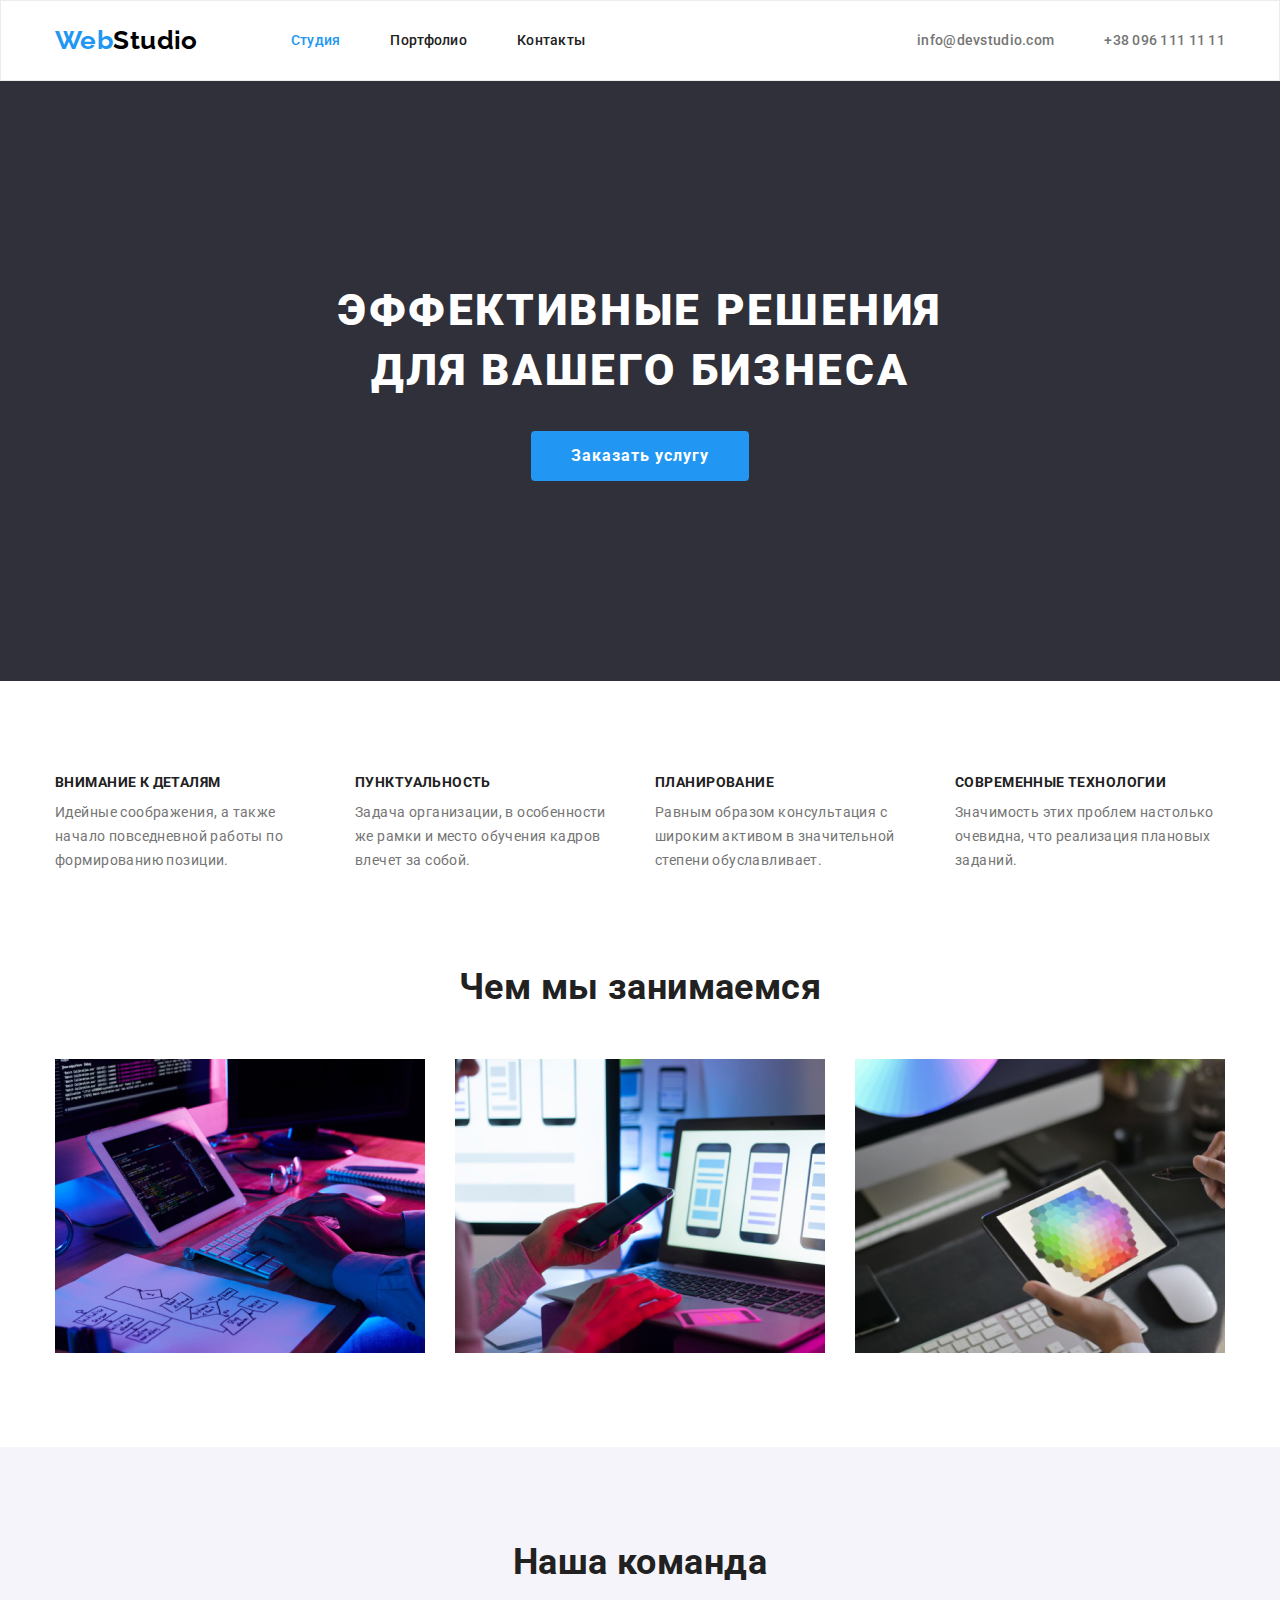
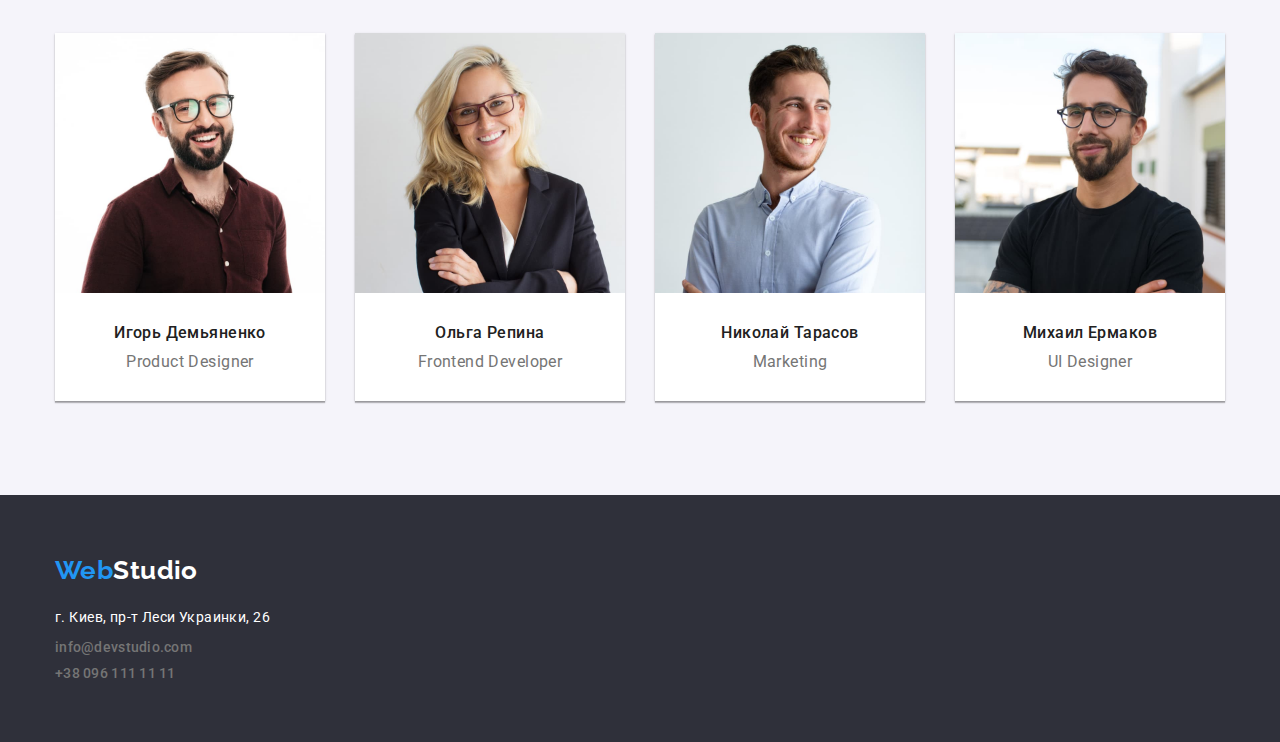
<file: index.html>
<!DOCTYPE html>
<html lang="ru">
  <head>
    <meta charset="UTF-8" />
    <meta http-equiv="X-UA-Compatible" content="IE=edge" />
    <meta name="viewport" content="width=device-width, initial-scale=1.0" />

    <title>ВебСтудия</title>

    <link rel="preconnect" href="https://fonts.googleapis.com" />
    <link rel="preconnect" href="https://fonts.gstatic.com" crossorigin />
    <link
      href="https://fonts.googleapis.com/css2?family=Montserrat:wght@400;700&family=Raleway:wght@700&family=Roboto:wght@400;500;700;900&display=swap"
      rel="stylesheet"
    />
    <link
      rel="stylesheet"
      href="https://cdn.jsdelivr.net/npm/modern-normalize@1.1.0/modern-normalize.min.css"
    />
    <link rel="stylesheet" href="./css/styles.css" />
  </head>
  <body>
    <!--Header-->
    <header class="header">
      <div class="container header-container">
        <nav class="navigation">
          <a class="logo-link-header link" href="./index.html"
            ><span class="accent">Web</span>Studio</a
          >

          <ul class="menu list">
            <li class="menu-item">
              <a class="menu-link menu-link-current link" href="">Студия</a>
            </li>
            <li class="menu-item">
              <a class="menu-link link" href="./portfolio.html">Портфолио</a>
            </li>
            <li class="menu-item">
              <a class="menu-link link" href="">Контакты</a>
            </li>
          </ul>
        </nav>
        <ul class="contact list">
          <li class="contact-item-header">
            <a class="contact-text link" href="mailto:info@devstudio.com">info@devstudio.com</a>
          </li>
          <li class="contact-item-header">
            <a class="contact-text contact-text-phone link" href="tel:+380961111111"
              >+38 096 111 11 11</a
            >
          </li>
        </ul>
      </div>
    </header>
    <main>
      <!--Hero-->

      <section class="hero section">
        <div class="container">
          <h1 class="hero-title">Эффективные решения для вашего бизнеса</h1>
          <button class="modal-btn" type="button">Заказать услугу</button>
        </div>
      </section>

      <!--Преимущества нашей компании-->
      <section class="plus section">
        <div class="container">
          <h2 class="visually-hidden">Преимущества нашей компании</h2>

          <ul class="plus-list list">
            <li class="plus-item">
              <h3 class="plus-title">Внимание к деталям</h3>
              <p class="plus-text">
                Идейные соображения, а также начало повседневной работы по формированию позиции.
              </p>
            </li>

            <li class="plus-item">
              <h3 class="plus-title">Пунктуальность</h3>
              <p class="plus-text">
                Задача организации, в особенности же рамки и место обучения кадров влечет за собой.
              </p>
            </li>
            <li class="plus-item">
              <h3 class="plus-title">Планирование</h3>
              <p class="plus-text">
                Равным образом консультация с широким активом в значительной степени обуславливает.
              </p>
            </li>
            <li class="plus-item">
              <h3 class="plus-title">Современные технологии</h3>
              <p class="plus-text">
                Значимость этих проблем настолько очевидна, что реализация плановых заданий.
              </p>
            </li>
          </ul>
        </div>
      </section>

      <!--Примеры работ-->
      <section class="examples section">
        <div class="container">
          <h2 class="section-title title">Чем мы занимаемся</h2>
          <ul class="examples-list list">
            <li class="examples-img picture">
              <img
                class="picturet"
                src="./images/box1.jpg"
                alt="визуальный пример работы 1"
                width="370"
                height="294"
              />
            </li>
            <li class="examples-img picture">
              <img
                class="examples-pict"
                src="./images/box2.jpg"
                alt="визуальный пример работы 2"
                width="370"
                height="294"
              />
            </li>
            <li class="examples-img picture">
              <img
                class="examples-pict"
                src="./images/box3.jpg"
                alt="визуальный пример работы 3"
                width="370"
                height="294"
              />
            </li>
          </ul>
        </div>
      </section>
      <!--Команда-->
      <section class="team section">
        <div class="container">
          <h2 class="section-title title">Наша команда</h2>
          <ul class="team-list list">
            <li class="team-item">
              <img
                class="picture"
                src="./images/teamcard1.jpg"
                alt="фото члена команды1"
                width="270"
              />
              <div class="team-sign">
                <h3 class="team-name-title">Игорь Демьяненко</h3>
                <p class="team-speciality">Product Designer</p>
              </div>
            </li>
            <li class="team-item">
              <img
                class="picture"
                src="./images/teamcard2.jpg"
                alt="фото члена команды2"
                width="270"
              />
              <div class="team-sign">
                <h3 class="team-name-title">Ольга Репина</h3>
                <p class="team-speciality">Frontend Developer</p>
              </div>
            </li>
            <li class="team-item">
              <img
                class="picture"
                src="./images/teamcard3.jpg"
                alt="фото члена команды3"
                width="270"
              />
              <div class="team-sign">
                <h3 class="team-name-title">Николай Тарасов</h3>
                <p class="team-speciality">Marketing</p>
              </div>
            </li>
            <li class="team-item">
              <img
                class="picture"
                src="./images/teamcard4.jpg"
                alt="фото члена команды4"
                width="270"
              />
              <div class="team-sign">
                <h3 class="team-name-title">Михаил Ермаков</h3>
                <p class="team-speciality">UI Designer</p>
              </div>
            </li>
          </ul>
        </div>
      </section>
    </main>

    <!--Footer-->
    <footer class="footer">
      <div class="container">
        <a class="logo-link-footer link" href="./index.html"
          ><span class="accent">Web</span>Studio</a
        >

        <address class="address">
          <ul class="address-list list">
            <li class="contact-item">
              <a class="address-text link" href="">г. Киев, пр-т Леси Украинки, 26</a>
            </li>
            <li class="contact-item">
              <a class="contact-text contact-text-email link" href="mailto:info@devstudio.com"
                >info@devstudio.com</a
              >
            </li>
            <li class="contact-item">
              <a class="contact-text link" href="tel:+380961111111">+38 096 111 11 11</a>
            </li>
          </ul>
        </address>
      </div>
    </footer>
  </body>
</html>
</file>
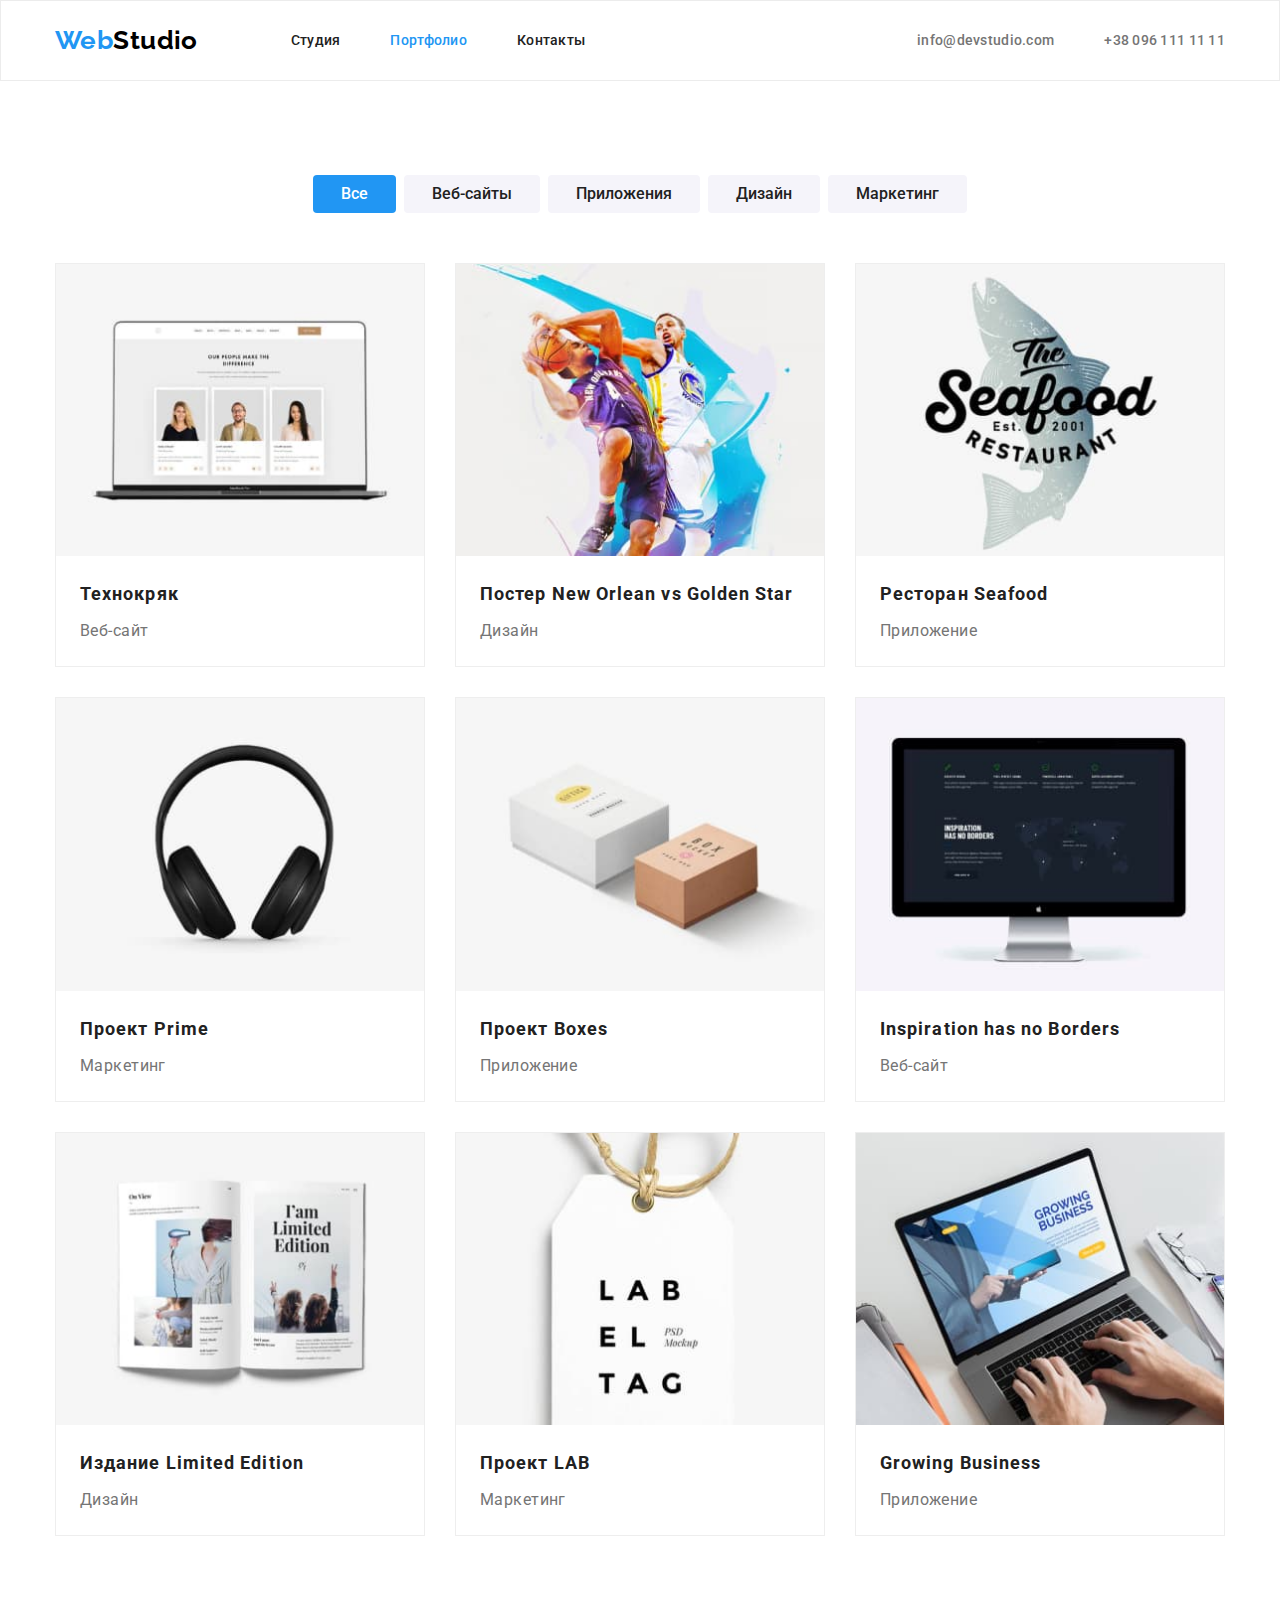
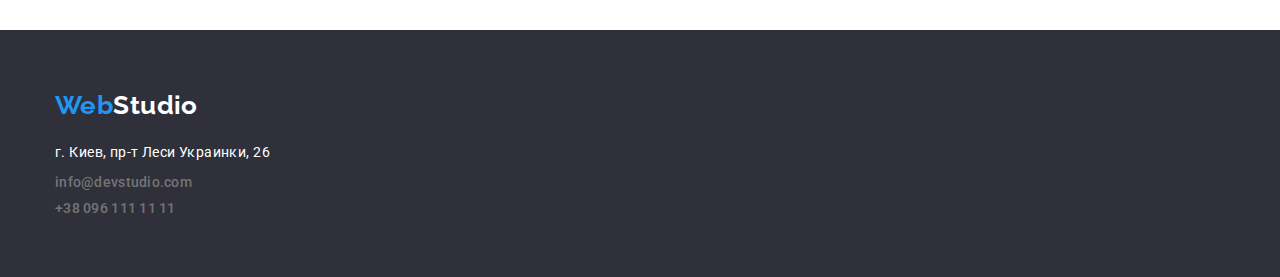
<file: portfolio.html>
<!DOCTYPE html>
<html lang="ru">
  <head>
    <meta charset="UTF-8" />
    <meta http-equiv="X-UA-Compatible" content="IE=edge" />
    <meta name="viewport" content="width=device-width, initial-scale=1.0" />

    <title>Портфолио</title>

    <link rel="preconnect" href="https://fonts.googleapis.com" />
    <link rel="preconnect" href="https://fonts.gstatic.com" crossorigin />
    <link
      href="https://fonts.googleapis.com/css2?family=Montserrat:wght@400;700&family=Raleway:wght@700&family=Roboto:wght@400;500;700;900&display=swap"
      rel="stylesheet"
    />
    <link
      rel="stylesheet"
      href="https://cdn.jsdelivr.net/npm/modern-normalize@1.1.0/modern-normalize.min.css"
    />
    <link rel="stylesheet" href="./css/styles.css" />
  </head>
  <!--Header-->
  <header class="header">
    <div class="container header-container">
      <nav class="navigation">
        <a class="logo-link-header link" href="./index.html"
          ><span class="accent">Web</span>Studio</a
        >

        <ul class="menu list">
          <li class="menu-item">
            <a class="menu-link link" href="./index.html">Студия</a>
          </li>
          <li class="menu-item">
            <a class="menu-link menu-link-current link" href="">Портфолио</a>
          </li>
          <li class="menu-item">
            <a class="menu-link link" href="">Контакты</a>
          </li>
        </ul>
      </nav>
      <ul class="contact list">
        <li class="contact-item-header">
          <a class="contact-text link" href="mailto:info@devstudio.com">info@devstudio.com</a>
        </li>
        <li class="contact-item-header">
          <a class="contact-text contact-text-phone link" href="tel:+380961111111"
            >+38 096 111 11 11</a
          >
        </li>
      </ul>
    </div>
  </header>
  <main>
    <!--Our portfolio-->

    <section class="section">
      <div class="container">
        <h1 class="visually-hidden">Кнопки навигации по странице</h1>
        <ul class="nav-on-portfolio-list list">
          <li class="btn-portfolio">
            <button class="nav-on-portfolio-text current" type="button">Все</button>
          </li>
          <li class="btn-portfolio">
            <button class="nav-on-portfolio-text" type="button">Веб-сайты</button>
          </li>
          <li class="btn-portfolio">
            <button class="nav-on-portfolio-text" type="button">Приложения</button>
          </li>
          <li class="btn-portfolio">
            <button class="nav-on-portfolio-text" type="button">Дизайн</button>
          </li>
          <li class="btn-portfolio">
            <button class="nav-on-portfolio-text" type="button">Маркетинг</button>
          </li>
        </ul>

        <ul class="portfolio-examples-list list">
          <li class="portfolio-examples-item">
            <img
              class="picture"
              src="./images/Portfolio/portfolio-1.jpg"
              alt="Пример нашего портфолио"
              width="370"
              height="294"
            />
            <div class="portfolio-img-text">
              <h2 class="portfolio-examples-title">Технокряк</h2>
              <p class="portfolio-examples-text">Веб-сайт</p>
            </div>
          </li>
          <li class="portfolio-examples-item">
            <img
              class="picture"
              src="./images/Portfolio/portfolio-2.jpg"
              alt="Пример нашего портфолио"
              width="370"
              height="294"
            />
            <div class="portfolio-img-text">
              <h2 class="portfolio-examples-title">Постер New Orlean vs Golden Star</h2>
              <p class="portfolio-examples-text">Дизайн</p>
            </div>
          </li>
          <li class="portfolio-examples-item">
            <img
              class="picture"
              src="./images/Portfolio/portfolio-3.jpg"
              alt="Пример нашего портфолио"
              width="370"
              height="294"
            />
            <div class="portfolio-img-text">
              <h2 class="portfolio-examples-title">Ресторан Seafood</h2>
              <p class="portfolio-examples-text">Приложение</p>
            </div>
          </li>
          <li class="portfolio-examples-item">
            <img
              class="picture"
              src="./images/Portfolio/portfolio-4.jpg"
              alt="Пример нашего портфолио"
              width="370"
              height="294"
            />
            <div class="portfolio-img-text">
              <h2 class="portfolio-examples-title">Проект Prime</h2>
              <p class="portfolio-examples-text">Маркетинг</p>
            </div>
          </li>
          <li class="portfolio-examples-item">
            <img
              class="picture"
              src="./images/Portfolio/portfolio-5.jpg"
              alt="Пример нашего портфолио"
              width="370"
              height="294"
            />
            <div class="portfolio-img-text">
              <h2 class="portfolio-examples-title">Проект Boxes</h2>
              <p class="portfolio-examples-text">Приложение</p>
            </div>
          </li>
          <li class="portfolio-examples-item">
            <img
              class="picture"
              src="./images/Portfolio/portfolio-6.jpg"
              alt="Пример нашего портфолио"
              width="370"
              height="294"
            />
            <div class="portfolio-img-text">
              <h2 class="portfolio-examples-title">Inspiration has no Borders</h2>
              <p class="portfolio-examples-text">Веб-сайт</p>
            </div>
          </li>
          <li class="portfolio-examples-item">
            <img
              class="picture"
              src="./images/Portfolio/portfolio-7.jpg"
              alt="Пример нашего портфолио"
              width="370"
              height="294"
            />
            <div class="portfolio-img-text">
              <h2 class="portfolio-examples-title">Издание Limited Edition</h2>
              <p class="portfolio-examples-text">Дизайн</p>
            </div>
          </li>
          <li class="portfolio-examples-item">
            <img
              class="picture"
              src="./images/Portfolio/portfolio-8.jpg"
              alt="Пример нашего портфолио"
              width="370"
              height="294"
            />
            <div class="portfolio-img-text">
              <h2 class="portfolio-examples-title">Проект LAB</h2>
              <p class="portfolio-examples-text">Маркетинг</p>
            </div>
          </li>
          <li class="portfolio-examples-item">
            <img
              class="picture"
              src="./images/Portfolio/portfolio-9.jpg"
              alt="Пример нашего портфолио"
              width="370"
              height="294"
            />
            <div class="portfolio-img-text">
              <h2 class="portfolio-examples-title">Growing Business</h2>
              <p class="portfolio-examples-text">Приложение</p>
            </div>
          </li>
        </ul>
      </div>
    </section>
  </main>
  <!--Footer-->
  <footer class="footer">
    <div class="container">
      <a class="logo-link-footer link" href="./index.html"><span class="accent">Web</span>Studio</a>

      <address class="address">
        <ul class="address-list list">
          <li class="contact-item">
            <a class="address-text link" href="">г. Киев, пр-т Леси Украинки, 26</a>
          </li>
          <li class="contact-item">
            <a class="contact-text contact-text-email link" href="mailto:info@devstudio.com"
              >info@devstudio.com</a
            >
          </li>
          <li class="contact-item">
            <a class="contact-text link" href="tel:+380961111111">+38 096 111 11 11</a>
          </li>
        </ul>
      </address>
    </div>
  </footer>
</html>
</file>
<file: css/styles.css>
:root {
  --primary-font: 'Roboto', sans-serif;
  --secondary-font: 'Raleway', sans-serif;
  --primary-font-size: 16px;
  /* --secondary-font-size: 14px; */
  --primary-font-weight: 700;
  --primary-text-color: #212121;
  --secondary-text-color: #757575;
  --thirty-text-color: #ffffff;
  --fourty-text-color: #000000;
  --primary-bcg: #2f303a;
  --secondary-bcg: #f5f4fa;
  --accent-color: #2196f3;
}

h1,
h2,
h3,
h4,
p {
  margin-top: 0;
  margin-bottom: 0;
}

.visually-hidden {
  position: absolute;
  width: 1px;
  height: 1px;
  margin: -1px;
  border: 0;
  padding: 0;

  white-space: nowrap;
  clip-path: inset(100%);
  clip: rect(0 0 0 0);
  overflow: hidden;
}

ul {
  margin-top: 0;
  margin-bottom: 0;
  padding-left: 0;
}

img {
  display: block;
}

.picture {
  max-width: 100%;
  height: auto;
}

button {
  cursor: pointer;
}

.list {
  list-style: none;
}

.link {
  text-decoration: none;
}

body {
  font-family: var(--primary-font), sans-serif;
  font-size: 14px;
  letter-spacing: 0.03em;
  color: var(--primary-text-color);
  background-color: #ffffff;
}

.section {
  padding-top: 94px;
  padding-bottom: 94px;
}

.title {
  margin-bottom: 50px;
}

.container {
  width: 1200px;
  margin-left: auto;
  margin-right: auto;
  padding-left: 15px;
  padding-right: 15px;
}

/* ===================================HEADER=================================== */
.header-container {
  display: flex;
  align-items: center;
}

.header {
  padding: 24px 0;
  border: 1px solid #ececec;
}

.navigation {
  display: flex;
}

.menu {
  display: flex;
  align-items: center;
}

.contact {
  display: flex;
  align-items: center;
  margin-left: auto;
}

.contact-item-header:not(:first-child) {
  margin-left: 50px;
}

.contact-text {
  padding: 15px 0;
}

.logo-link-header {
  margin-right: 93px;
  font-family: var(--secondary-font);
  font-weight: var(--primary-font-weight);
  font-size: 26px;
  line-height: 1.19;
  color: var(--fourty-text-color);
}

.menu-item:not(:last-child) {
  margin-right: 50px;
}

.accent {
  color: var(--accent-color);
}

.menu-link:hover,
.menu-link:focus {
  color: var(--accent-color);
}

.menu-link {
  padding: 15px 0;
  font-weight: 500;
  line-height: 1.14;
  letter-spacing: 0.02em;
  color: var(--primary-text-color);
}

.contact-text {
  font-style: normal;
  font-weight: 500;
  font-size: var(--secondary-font-size);
  line-height: 1.14;
  letter-spacing: 0.02em;
  color: var(--secondary-text-color);
}

.contact-text:hover,
.contact-text:focus {
  color: var(--accent-color);
}

/*========================================== HERO =========================================*/
.hero {
  padding-top: 200px;
  padding-bottom: 200px;
  text-align: center;
  background-color: var(--primary-bcg);
}

.hero-title {
  width: 693px;
  margin-left: auto;
  margin-right: auto;
  margin-bottom: 30px;
  font-weight: 900;
  font-size: 44px;
  line-height: 1.36;
  text-align: center;
  letter-spacing: 0.06em;
  text-transform: uppercase;
  color: var(--thirty-text-color);
}

.modal-btn {
  padding: 10px 40px;
  border-radius: 4px;
  border: none;
  background-color: var(--accent-color);
  font-family: inherit;
  font-weight: var(--primary-font-weight);
  font-size: var(--primary-font-size);
  line-height: 1.88;
  letter-spacing: 0.06em;
  color: var(--thirty-text-color);
}

.modal-btn:hover,
.modal-btn:focus {
  background-color: #188ce8;
}

/* ========================================= PLUS =========================================*/
.plus-list {
  display: flex;
  justify-content: space-between;
}

.plus-item {
  width: 270px;
}

.plus-title {
  margin-bottom: 10px;
  font-size: var(--secondary-font-size);
  line-height: 1.14;
  text-transform: uppercase;
}

.plus-text {
  line-height: 1.71;
  color: var(--secondary-text-color);
}

/* ========================================= EXAMPLES ======================================*/
.examples {
  padding-top: 0;
}

.examples-list {
  display: flex;
}

.examples-img:not(:last-child) {
  margin-right: 30px;
}

/*=========================================== TEAM ===========================================*/

.team-list {
  display: flex;
}

.team-item:not(:last-child) {
  margin-right: 30px;
}

.team-item {
  background: #ffffff;

  box-shadow: 0px 1px 3px rgba(0, 0, 0, 0.12), 0px 1px 1px rgba(0, 0, 0, 0.14),
    0px 2px 1px rgba(0, 0, 0, 0.2);
}

.team-name-title {
  margin-bottom: 10px;
}

.section-title {
  font-size: 36px;
  line-height: 1.17;
  text-align: center;
}

.team {
  background-color: var(--secondary-bcg);
}

.team-sign {
  padding: 30px 0;
}

.team-name-title {
  font-weight: 500;
  font-size: var(--primary-font-size);
  line-height: 1.19;
  text-align: center;
}

.team-speciality {
  font-size: var(--primary-font-size);
  line-height: 1.19;
  text-align: center;
  color: var(--secondary-text-color);
}

/*======================================== FOOTER ========================================*/

.footer {
  background-color: var(--primary-bcg);
  padding: 60px 0;
}

.logo-footer {
  margin-top: 60px;
  margin-bottom: 20px;
}

.contact-item:not(:last-child) {
  margin-bottom: 9px;
}

.logo-link-footer {
  display: block;
  margin-bottom: 20px;
  font-family: var(--secondary-font);
  font-weight: var(--primary-font-weight);
  font-size: 26px;
  line-height: 1.19;

  color: var(--thirty-text-color);
}

.address-text {
  font-style: normal;
  font-size: var(--secondary-font-size);
  line-height: 1.71;
  color: var(--thirty-text-color);
}

/* =====================================OUR PORTFOLIO ===================================== */

.nav-on-portfolio-text:hover,
.nav-on-portfolio-text:focus {
  background-color: var(--accent-color);
  color: var(--thirty-text-color);
}

.nav-on-portfolio-list {
  display: flex;
  justify-content: center;
  margin-bottom: 50px;
}

.btn-portfolio:not(:last-child) {
  margin-right: 8px;
}

.nav-on-portfolio-text.current {
  background-color: var(--accent-color);
  color: #ffffff;
}

.nav-on-portfolio-text {
  padding: 6px 28px;

  border-radius: 4px;
  border: none;
  background-color: var(--secondary-bcg);
  font-family: inherit;
  font-weight: 500;
  font-size: var(--primary-font-size);
  line-height: 1.62;
  text-align: center;
  color: var(--primary-text-color);
}

.portfolio-img-text {
  padding: 20px 24px;
}

.portfolio-examples-item {
  background: #ffffff;
  border: 1px solid #eeeeee;
  flex-basis: calc((100% - 60px) / 3);
}

.portfolio-examples-list {
  display: flex;
  gap: 30px;

  flex-wrap: wrap;
}

.portfolio-examples-title {
  margin-bottom: 4px;
  font-weight: var(--primary-font-weight);
  font-size: 18px;
  line-height: 2;
  letter-spacing: 0.06em;
}

.portfolio-examples-text {
  font-size: var(--primary-font-size);
  line-height: 1.88;
  color: var(--secondary-text-color);
}

.menu-link-current {
  color: var(--accent-color);
}
</file>
